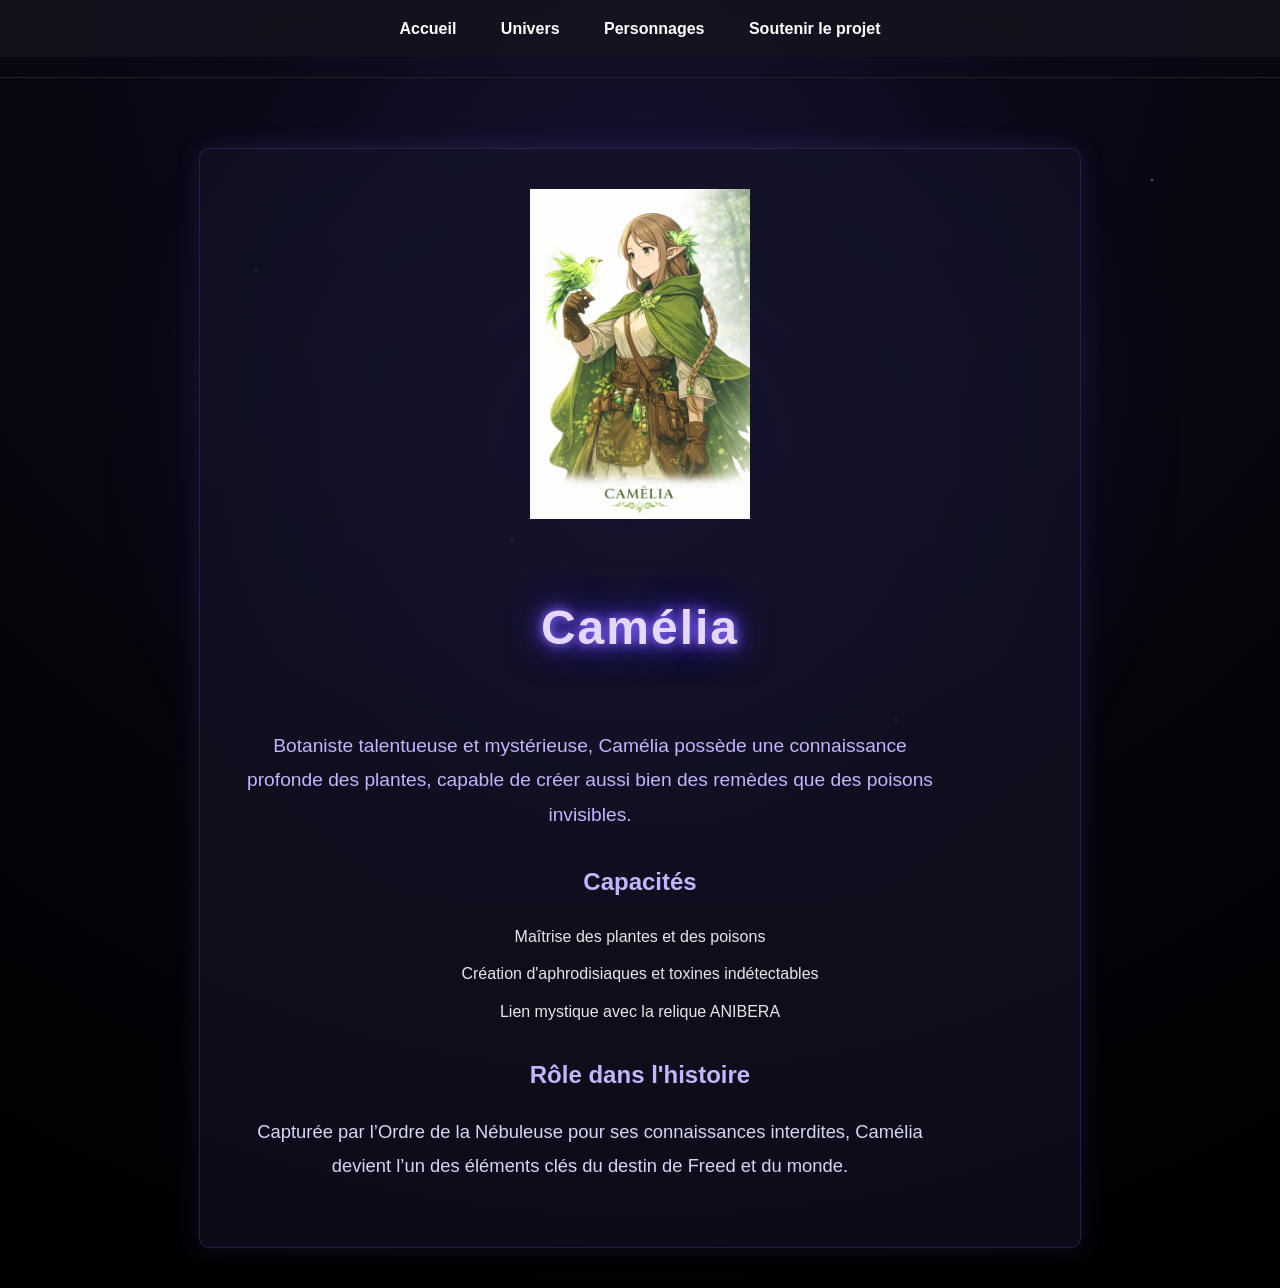
<file: camelia.html>
<!DOCTYPE html>
<html lang="fr">

<head>

<meta charset="utf-8">
<meta name="viewport" content="width=device-width, initial-scale=1.0">

<link rel="stylesheet" href="style.css">

<title>Camélia — Yume no Mahō</title>

</head>

<body class="personnage-page">

<header>

<nav>

<a href="index.html">Accueil</a>
<a href="univers.html">Univers</a>
<a href="personnages.html">Personnages</a>
<a href="soutenir.html">Soutenir le projet</a>

</nav>

</header>

<main>

<section class="character-profile">

<img src="imgsrc/camelia.png" alt="Camélia">

<h1>Camélia</h1>

<p class="character-intro">

Botaniste talentueuse et mystérieuse, Camélia possède une connaissance profonde
des plantes, capable de créer aussi bien des remèdes que des poisons invisibles.

</p>

<h2>Capacités</h2>

<ul>

<li>Maîtrise des plantes et des poisons</li>
<li>Création d'aphrodisiaques et toxines indétectables</li>
<li>Lien mystique avec la relique ANIBERA</li>

</ul>

<h2>Rôle dans l'histoire</h2>

<p>

Capturée par l’Ordre de la Nébuleuse pour ses connaissances interdites,
Camélia devient l’un des éléments clés du destin de Freed et du monde.

</p>

</section>

</main>

</body>
</html>
</file>
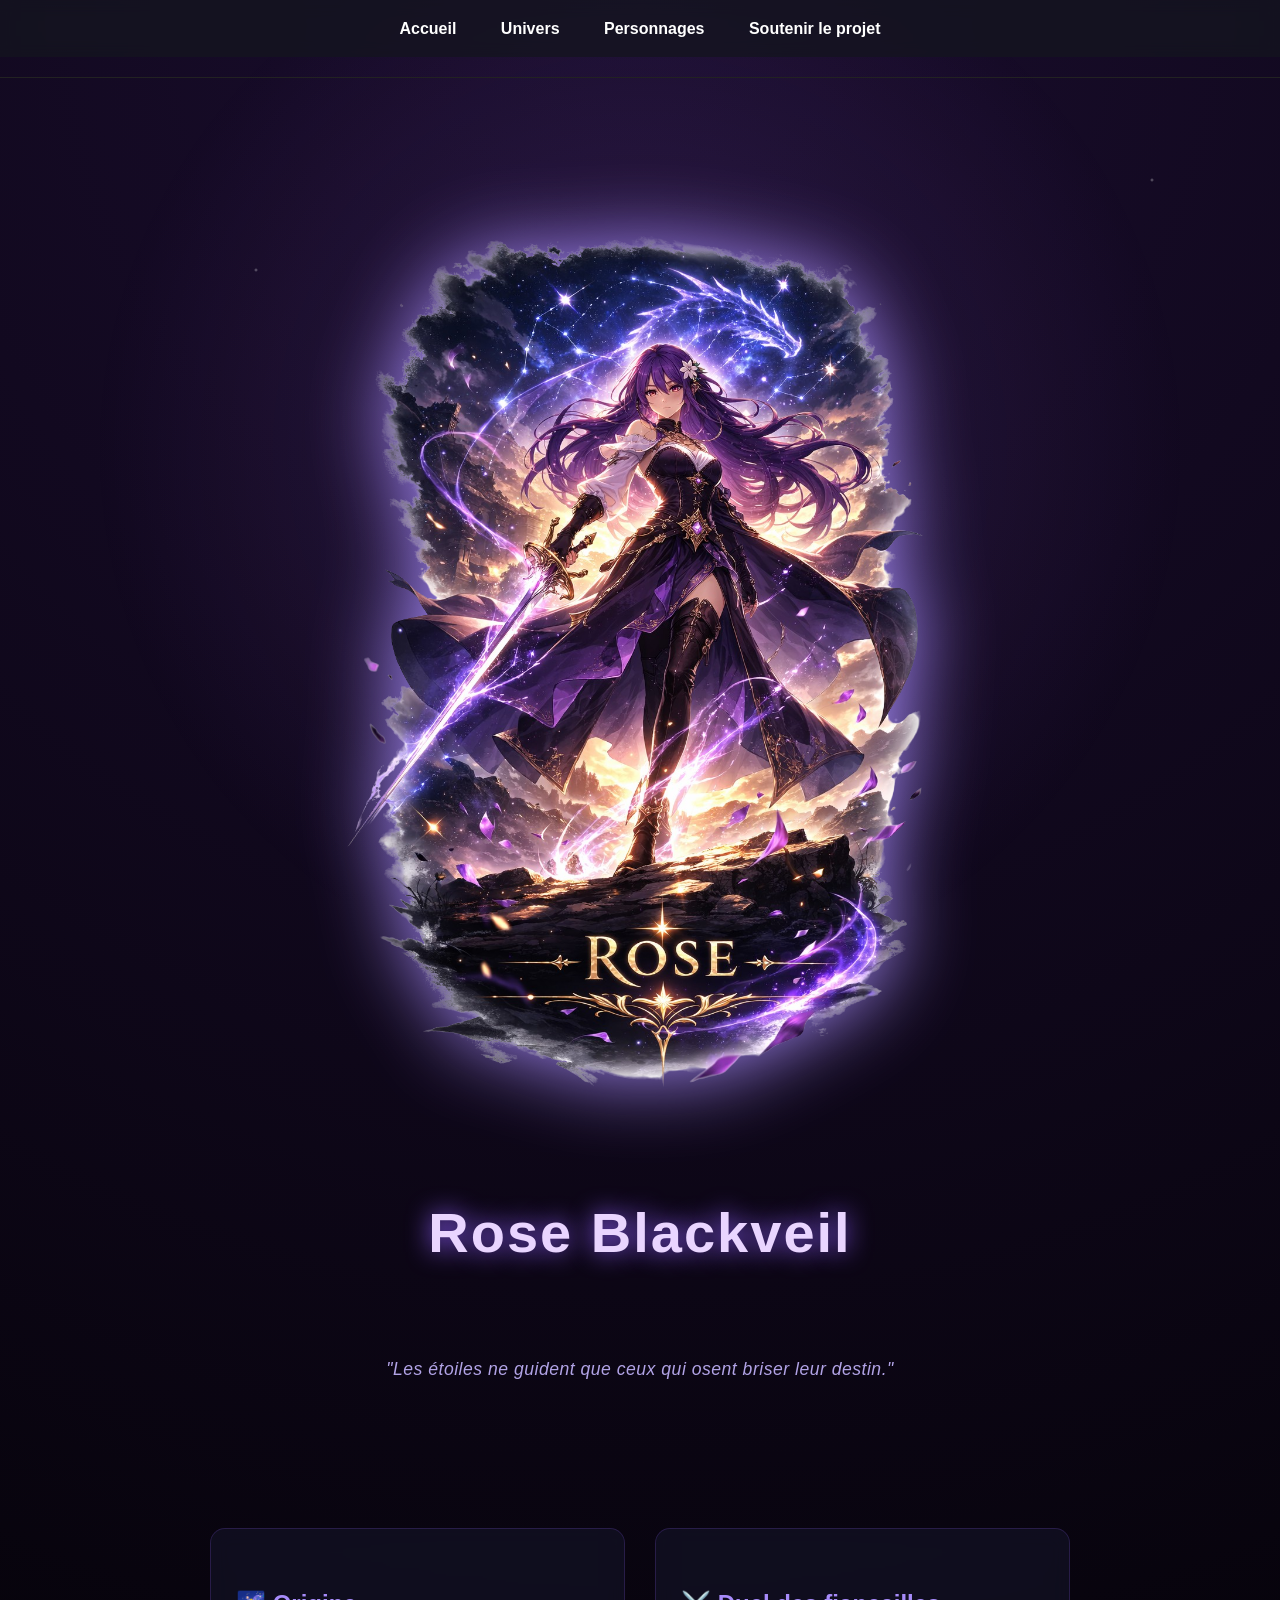
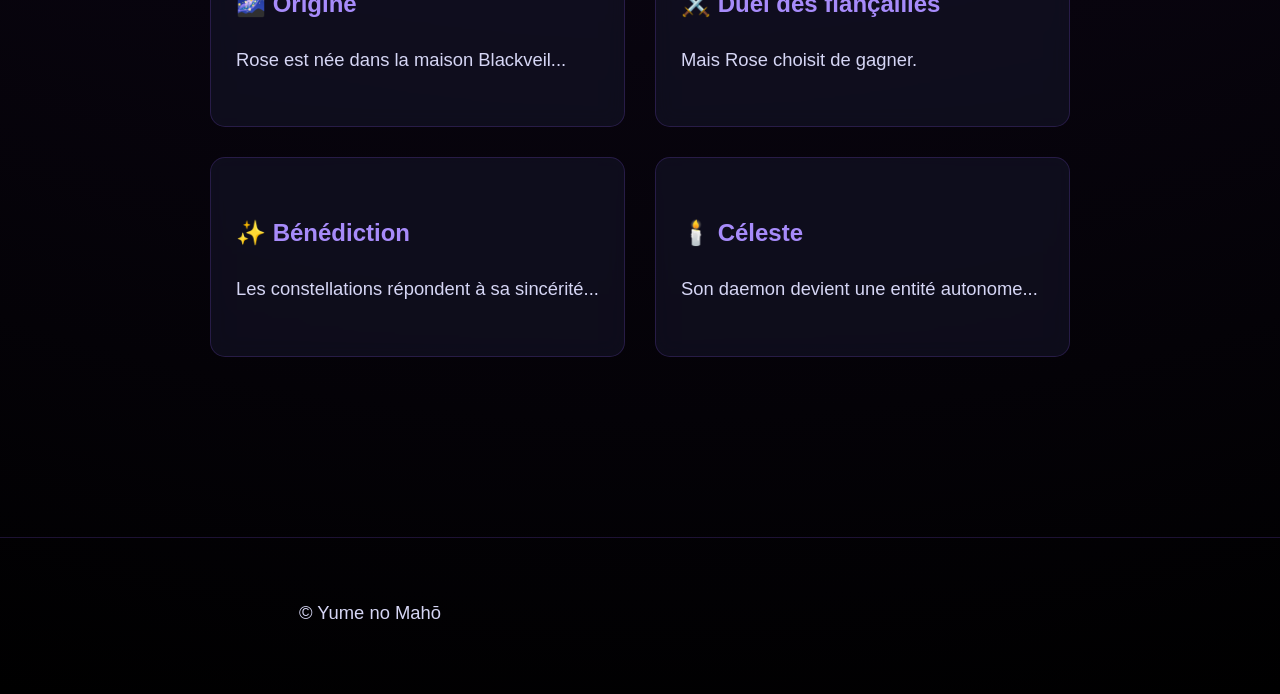
<file: rose.html>
<!DOCTYPE html>
<html lang="fr">

<head>

<meta charset="utf-8">
<meta name="viewport" content="width=device-width, initial-scale=1.0">

<link rel="stylesheet" href="style.css">

<title>Rose Blackveil — Yume no Mahō</title>

</head>

<body class="rose-page">

<header>

<nav>

<a href="index.html">Accueil</a>
<a href="univers.html">Univers</a>
<a href="personnages.html">Personnages</a>
<a href="soutenir.html">Soutenir le projet</a>

</nav>

</header>

<main>

<!-- HERO IMMERSIF -->
<section class="rose-hero">

  <img src="imgsrc/rose.png" alt="Rose Blackveil">

</section>

<section class="rose-title">

  <h1>Rose Blackveil</h1>
  <p>"Les étoiles ne guident que ceux qui osent briser leur destin."</p>

</section>


<!-- CONTENU -->
<section class="rose-content">

  <div class="lore-card">
    <h2>🌌 Origine</h2>
    <p>Rose est née dans la maison Blackveil...</p>
  </div>

  <div class="lore-card">
    <h2>⚔️ Duel des fiançailles</h2>
    <p>Mais Rose choisit de gagner.</p>
  </div>

  <div class="lore-card">
    <h2>✨ Bénédiction</h2>
    <p>Les constellations répondent à sa sincérité...</p>
  </div>

  <div class="lore-card">
    <h2>🕯️ Céleste</h2>
    <p>Son daemon devient une entité autonome...</p>
  </div>

</section>

</main>

<footer>

<p>© Yume no Mahō</p>

</footer>

</body>

</html>
</file>
<file: style.css>
body {
  background: radial-gradient(circle at top, #0d0d1f, #000000);
  color: #ffffff;
  font-family: 'Inter', sans-serif;
  margin: 0;
  line-height:1.7;
}

/* couche étoiles */
body::before {
  content: "";
  position: fixed;
  top: 0;
  left: 0;
  width: 100%;
  height: 100%;

  background-image:
    radial-gradient(2px 2px at 20% 30%, white, transparent),
    radial-gradient(2px 2px at 70% 80%, white, transparent),
    radial-gradient(2px 2px at 40% 60%, white, transparent),
    radial-gradient(2px 2px at 90% 20%, white, transparent);

  opacity: 0.4;
  pointer-events: none;
 
} body::before,
body::after {
  z-index: -1;
}
/* aura magique */
body::after {
  content: "";
  position: fixed;
  top: 0;
  left: 0;
  width: 100%;
  height: 100%;

  background: radial-gradient(circle at center, rgba(120, 90, 255, 0.15), transparent 70%);
  pointer-events: none;
}

/* zone principale */
main {
  max-width: 900px;
  margin: auto;
  padding: 40px;
}

/* titre principal */
h1 {
  text-align: center;
  font-size: 3rem;
  letter-spacing: 2px;
  color: #e6d7ff;
  text-shadow:
    0 0 10px #8a6cff,
    0 0 20px #6f52ff,
    0 0 40px #3b2aff;
  margin-bottom:60px;
}

/* titres secondaires */
h2 {
  color: #8b5cf6;
  margin-top: 40px;
}

/* paragraphes */
p {
  font-size:1.15rem;
line-height:1.8;
color:#d6d6f5;
max-width:700px;
margin-bottom:25px;
}


/* header */
header {
  text-align: center;
  border-bottom: 1px solid #222;
  margin-bottom: 30px;
  padding-bottom: 20px;
}

/* footer */
footer{
text-align:center;
margin-top:80px;
padding:40px 20px;
border-top:1px solid rgba(139,92,246,0.2);
}

footer .contact-button{
display:inline-block;
margin-bottom:20px;
padding:12px 28px;
border:1px solid #8b5cf6;
color:white;
text-decoration:none;
border-radius:6px;
transition:0.3s;
}

.copyright{
font-size:0.9rem;
color:#777;
}

nav{
background:rgba(20,20,32,0.8);
padding:15px;
backdrop-filter:blur(8px);
text-align:center;
}

nav a{
color:white;
text-decoration:none;
margin:0 20px;
font-weight:bold;
position:relative;
}

nav a::after{
content:"";
position:absolute;
width:0;
height:2px;
background:#8b5cf6;
left:0;
bottom:-5px;
transition:0.3s;
}

nav a:hover::after{
width:100%;
}
.logo {
   width: 650px;
  display: block;
  margin: 120px auto 40px auto;
 filter:drop-shadow(0 0 15px #7c3aed);
  animation: magicGlow 3s infinite;
 max-width: 90%;
}
@keyframes magicGlow {
  0% {
    filter: drop-shadow(0 0 10px #7c3aed);
  }
  50% {
    filter: drop-shadow(0 0 20px #a78bfa);
  }
  100% {
    filter: drop-shadow(0 0 10px #7c3aed);
  }
}
.hero{
  display:flex;
flex-direction:column;
align-items:center;
justify-content:center;
  text-align:center;
  padding:80px 20px 120px 20px;
}

.tagline{
  font-size:1.3rem;
  margin-top:20px;
  color:#c4b5fd;
  letter-spacing:1px;
}

.enter-world{
  display:inline-block;
  margin-top:25px;
  padding:12px 28px;
  border:1px solid #8b5cf6;
  color:white;
  text-decoration:none;
  font-weight:bold;
  border-radius:6px;
  transition:0.3s;
}

.enter-world:hover{
  background:#8b5cf6;
  box-shadow:0 0 20px #8b5cf6;
}
.hero img,
.hero .tagline,
.hero .enter-world {
  opacity: 0;
  transform: translateY(30px);
  animation: fadeMagic 1.5s ease forwards;
}

.hero .tagline {
  animation-delay: 0.6s;
}

.hero .enter-world {
  animation-delay: 1.2s;
}

@keyframes fadeMagic {
  to {
    opacity: 1;
    transform: translateY(0);
  }
}
@keyframes starMove {
  from {
    transform: translateY(0);
  }
  to {
    transform: translateY(-200px);
  }
}

body::before{
animation: starMove 120s linear infinite;
}

.shooting-star{
position:fixed;
top:20%;
left:-100px;
width:3px;
height:3px;
background:white;
box-shadow:0 0 10px white,0 0 20px white;
transform:rotate(45deg);
animation:shoot 8s linear infinite;
}

@keyframes shoot{
0%{
transform:translateX(0) translateY(0) rotate(45deg);
opacity:1;
}
100%{
transform:translateX(120vw) translateY(50vh) rotate(45deg);
opacity:0;
}
}
.synopsis-box{
background:rgba(20,20,40,0.6);
padding:40px;
border-radius:10px;
border:1px solid rgba(139,92,246,0.2);
box-shadow:0 0 25px rgba(139,92,246,0.15);
}
html{
scroll-behavior:smooth;
}
#citation{
text-align:center;
font-style:italic;
margin:80px auto;
max-width:600px;
color:#c4b5fd;
font-size:1.2rem;
border-left:3px solid #8b5cf6;
padding-left:20px;

}
.contact-button{
background:transparent;
border:1px solid #8b5cf6;
color:#e6d7ff;
padding:12px 26px;
border-radius:6px;
cursor:pointer;
font-family:'Inter',sans-serif;
transition:all 0.3s ease;
}

.contact-button:hover{
background:#8b5cf6;
color:white;
box-shadow:0 0 15px #8b5cf6;
}
.contact-hidden{
display:none;
}
.contact-visible{
display:block;
margin-top:20px;
animation:fadeContact 0.4s ease;
}

@keyframes fadeContact{
from{
opacity:0;
transform:translateY(10px);
}

to{
opacity:1;
transform:translateY(0);
}
}
/* état initial */

.reveal-text{
opacity:0;
transform:translateY(40px);
transition:all 1s ease;
}

/* quand visible */

.reveal-text.visible{
opacity:1;
transform:translateY(0);
}

/* texte doré animé */
.univers-page .reveal-text.visible p{

background: linear-gradient(
90deg,
#d6c07a,
#f2e3a0,
#fff6c8,
#f2e3a0,
#d6c07a
);

background-size:200% auto;

background-clip:text;
-webkit-background-clip:text;

color:transparent;
-webkit-text-fill-color:transparent;

animation:goldSweep 2.5s ease forwards;

}
@keyframes goldSweep{

0%{
background-position:-300% center;
}

100%{
background-position:300% center;
}

}

@keyframes goldReveal{
0%{
background-position:-200% center;
}
100%{
background-position:200% center;
}
}
#portal{
position:fixed;
top:0;
left:0;
width:100%;
height:100%;
background: radial-gradient(circle, rgba(255,215,120,0.9), rgba(10,10,30,1));
opacity:0;
pointer-events:none;
transition:opacity 0.8s ease;
z-index:999;
}

#portal.active{
opacity:1;
}
.characters{
display:grid;
grid-template-columns:repeat(auto-fit,minmax(250px,1fr));
gap:40px;
align-items:stretch;
}
.character-card:hover{
transform:translateY(-8px);
}


.character-profile{

max-width:800px;

margin:auto;

text-align:center;

padding:40px;

background:rgba(20,20,40,0.6);

border-radius:10px;

border:1px solid rgba(139,92,246,0.2);

box-shadow:0 0 25px rgba(139,92,246,0.15);

}

.character-profile img{

width:220px;

margin-bottom:20px;

}

.character-intro{

font-size:1.2rem;

color:#c4b5fd;

}
.character-card{

display:flex;
  
height:100%;
  
flex-direction:column;

background:rgba(20,20,40,0.6);

padding:20px;

border-radius:12px;

overflow:hidden;

text-decoration:none;

color:white;

border:1px solid rgba(139,92,246,0.2);

box-shadow:0 0 20px rgba(139,92,246,0.15);

text-align:center;

transition:all 0.3s ease;

}


.character-info{

padding:25px;
flex-grow:1;
text-align:center;

}
.character-info p{
opacity:0.9;
line-height:1.6;
}
.character-card:hover{

transform:translateY(-8px);
box-shadow:0 0 30px rgba(139,92,246,0.4);

}
.camelia-card:hover{
  
box-shadow:0 0 35px rgba(120,255,160,0.6);
background:rgba(20,40,30,0.9);

}
.character-card img{
width:100%;
height:auto;
display:block;
border-radius:10px 10px 0 0;
max-height:420px;
object-fit:cover;  
}
.camelia-card:hover{
box-shadow:0 0 35px rgba(120,255,160,0.6);
  
border:1px solid rgba(120,255,150,0.4);

background:rgba(20,40,30,0.6);

}
.lore-section{

max-width:800px;
margin:80px auto;

background:rgba(20,20,40,0.6);

padding:40px;

border-radius:10px;

border:1px solid rgba(139,92,246,0.2);

box-shadow:0 0 20px rgba(139,92,246,0.15);

}
.rose-page{
background: radial-gradient(circle at top, #1a0d2e, #000000);
}
.rose-page::after{
content:"";
position:fixed;
top:0;
left:0;
width:100%;
height:100%;

background: radial-gradient(circle, rgba(180,120,255,0.15), transparent 70%);

pointer-events:none;
z-index:-1;
}
/* HERO IMAGE SEULE */
.rose-hero {
  display: flex;
  justify-content: center;
  align-items: center;
  padding-top: 60px;
}

.rose-hero img {
  max-width: 600px;
  width: 100%;
  filter: drop-shadow(0 0 40px #a78bfa);
}

/* SECTION TITRE */
.rose-title {
  text-align: center;
  margin-top: 30px;
  margin-bottom: 60px;
   display: flex;
  flex-direction: column;
  align-items: center;
}

/* TITRE STYLE AFFICHE */
.rose-title h1 {
  font-size: 3.5rem;
  color: #e9d5ff;
  text-shadow: 0 0 25px #8b5cf6;
  letter-spacing: 2px;
}

/* CITATION */
.rose-title p {
  margin-top: 15px;
  font-style: italic;
  color: #c4b5fd;
  opacity: 0.9;

  max-width: 600px;
  margin-left: auto;
  margin-right: auto;
  text-align: center;
  font-size: 1.1rem;
  line-height: 1.6;
  letter-spacing: 0.5px;
}
/* CONTENU GRID */
.rose-content {
  max-width: 1100px;
  margin: auto;
  padding: 60px 20px;

  display: grid;
  grid-template-columns: repeat(auto-fit, minmax(300px, 1fr));
  gap: 30px;
}

/* CARTES MODERNES */
.lore-card {
  background: rgba(20,20,40,0.6);
  padding: 25px;
  border-radius: 15px;
  border: 1px solid rgba(139,92,246,0.2);
  backdrop-filter: blur(10px);
  transition: 0.3s;
}

.lore-card:hover {
  transform: translateY(-5px);
  box-shadow: 0 0 30px rgba(139,92,246,0.4);
}

.lore-card h2 {
  margin-bottom: 10px;
  color: #a78bfa;
}
/* TITRE PAGE */
.personnages-page h1 {
  text-align: center;
  font-size: 3rem;
  margin-bottom: 50px;
  text-shadow: 0 0 20px #8b5cf6;
}

/* GRID */
.characters {
  display: grid;
  grid-template-columns: repeat(auto-fit, minmax(280px, 1fr));
  gap: 40px;
}

/* CARTES */
.character-card {
  position: relative;
  border-radius: 20px;
  overflow: hidden;
  text-decoration: none;
  color: white;
  background: rgba(20,20,40,0.6);
  backdrop-filter: blur(10px);
  transition: 0.4s;
}

/* IMAGE */
.character-card img {
  width: 100%;
  height: 350px;
  object-fit: cover;
}

/* OVERLAY TEXTE */
.character-info {
  position: absolute;
  bottom: 0;
  width: 100%;
  padding: 20px;

  background: linear-gradient(
    to top,
    rgba(0,0,0,0.8),
    transparent
  );
}

/* HOVER */
.character-card:hover {
  transform: translateY(-10px) scale(1.02);
  box-shadow: 0 0 40px rgba(139,92,246,0.4);
}d18.03*/
/* 🎮 MODE JEU VIDEO */

.game-select .character-card {
  filter: brightness(0.6);
  transition: 0.4s;
}

.game-select:hover .character-card {
  filter: brightness(0.3);
}

/* CARTE ACTIVE */
.game-select .character-card:hover {
  transform: scale(1.08);
  filter: brightness(1);
  z-index: 2;
}

/* ZOOM IMAGE */
.game-select .character-card img {
  transition: 0.4s;
}

.game-select .character-card:hover img {
  transform: scale(1.1);
}

/* TEXTE QUI MONTE */
.game-select .character-info {
  transform: translateY(30%);
  transition: 0.4s;
}

.game-select .character-card:hover .character-info {
  transform: translateY(0);
}
.support-page {
  min-height: 100vh;
  background: radial-gradient(circle at top, #0d0d1f, #000000);
  color: #ffffff;
  font-family: Arial, sans-serif;
  display: flex;
  justify-content: center;
  align-items: center;
  padding: 40px 20px;
}

.support-container {
  max-width: 700px;
  text-align: center;
}

.title {
  font-size: 42px;
  color: #a78bfa;
  margin-bottom: 20px;
}

.intro {
  font-size: 18px;
  opacity: 0.9;
  margin-bottom: 30px;
}

h2 {
  color: #c4b5fd;
  margin-top: 30px;
}

ul {
  list-style: none;
  padding: 0;
}

ul li {
  margin: 10px 0;
  opacity: 0.9;
}

.divider {
  height: 1px;
  background: linear-gradient(to right, transparent, #a78bfa, transparent);
  margin: 30px 0;
}

.final-text {
  margin-bottom: 30px;
  font-style: italic;
}

.support-button {
  display: inline-block;
  padding: 15px 30px;
  background: linear-gradient(135deg, #7c3aed, #4f46e5);
  color: white;
  text-decoration: none;
  border-radius: 30px;
  font-weight: bold;
  transition: 0.3s;
}

.support-button:hover {
  transform: scale(1.05);
  box-shadow: 0 0 20px #7c3aed;
}
</file>
